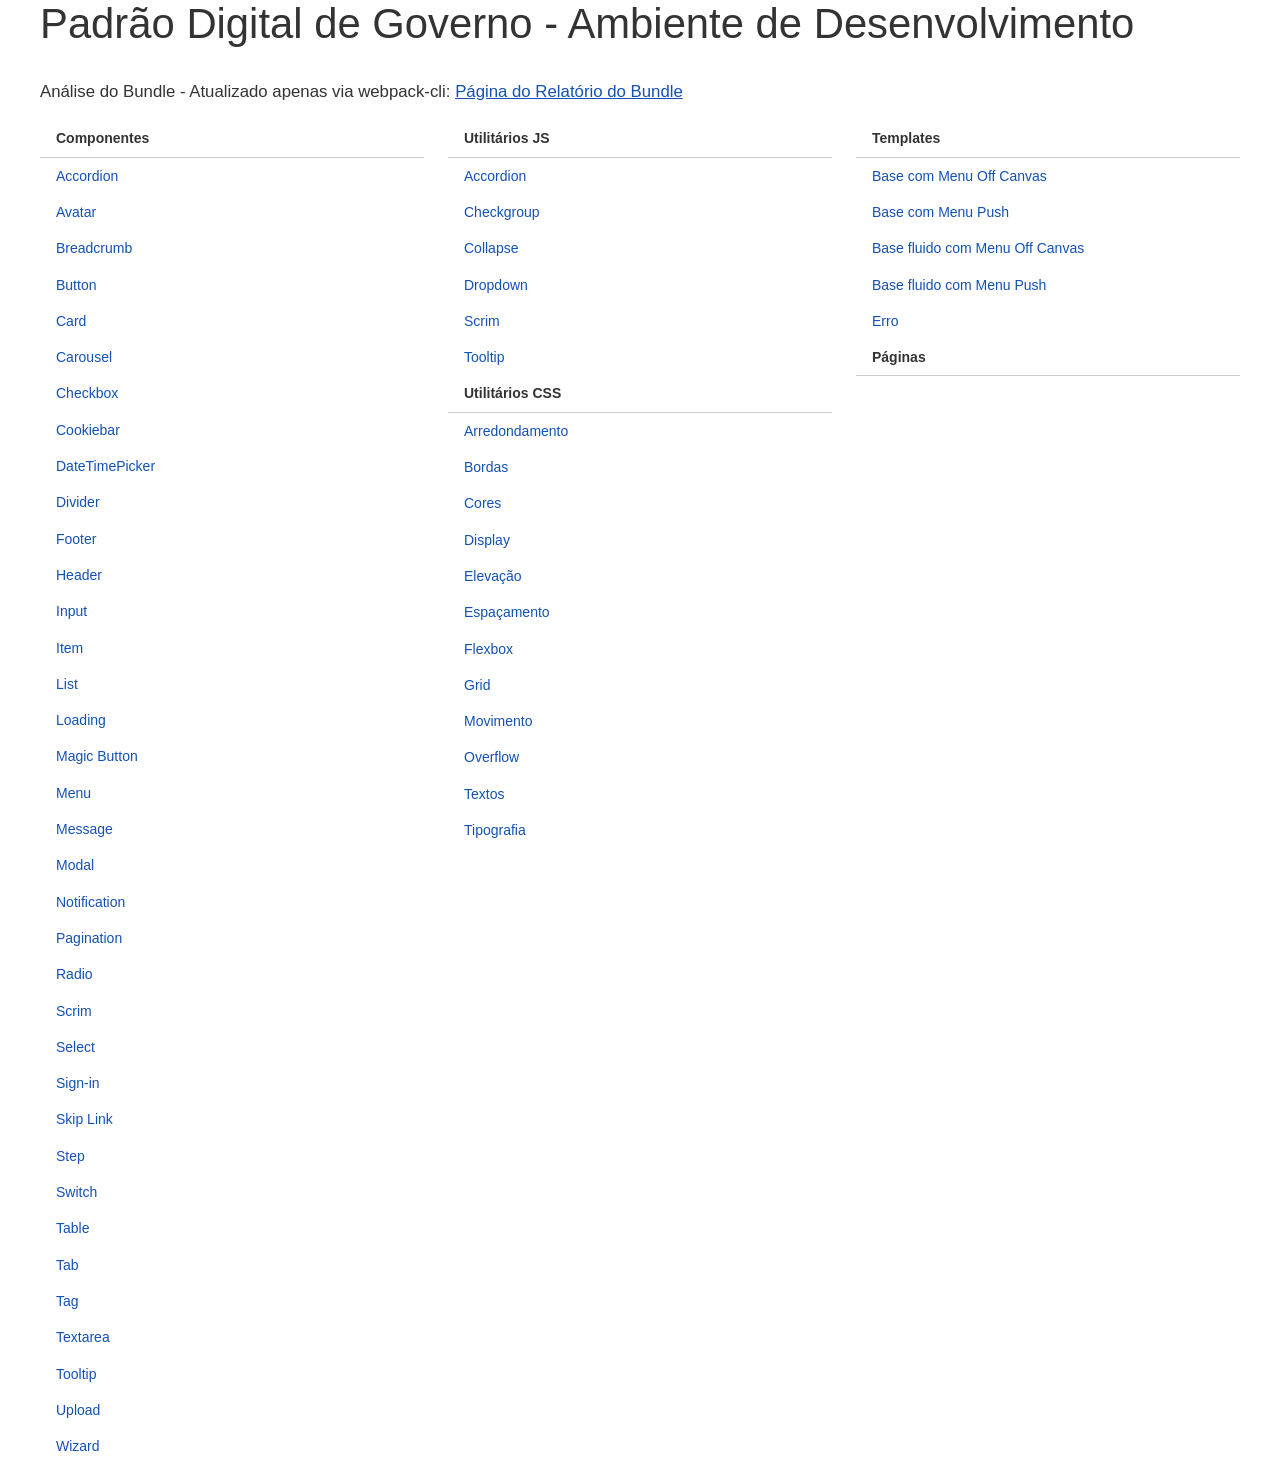
<file: src/html/bibliotecas/govbr-ds/index.html>
<!DOCTYPE html>
<html lang="pt-br">
	<head>
		<meta charset="UTF-8" />
		<meta name="viewport" content="width=device-width, initial-scale=1.0" />
		<title>Padrão Digital de Governo - Ambiente de Desenvolvimento</title>
		<link
			rel="stylesheet"
			href="https://cdngovbr-ds.estaleiro.serpro.gov.br/design-system/fonts/rawline/css/rawline.css"
		/>
		<link rel="stylesheet" href="core.css" />
	</head>

	<body>
		<div class="container-fluid">
			<header>
				<h1>Padrão Digital de Governo - Ambiente de Desenvolvimento</h1>
			</header>
			<section id="bundle-analysis" class="main-content">
				<p>
					<span>
						Análise do Bundle - Atualizado apenas via webpack-cli:
					</span>
					<a href="report.html">Página do Relatório do Bundle</a>
				</p>
			</section>
			<main>
				<div class="row">
					<section id="components" class="col-sm">
						<div class="br-list">
							<div class="header">
								<div class="title">Componentes</div>
							</div>
							<div class="br-divider"></div>
							<a
								class="br-item"
								href="components/accordion/examples.html"
								>Accordion</a
							>
							<a
								class="br-item"
								href="components/avatar/examples.html"
								>Avatar</a
							>
							<a
								class="br-item"
								href="components/breadcrumb/examples.html"
								>Breadcrumb</a
							>
							<a
								class="br-item"
								href="components/button/examples.html"
								>Button</a
							>
							<a
								class="br-item"
								href="components/card/examples.html"
								>Card</a
							>
							<a
								class="br-item"
								href="components/carousel/examples.html"
								>Carousel</a
							>
							<a
								class="br-item"
								href="components/checkbox/examples.html"
								>Checkbox</a
							>
							<a
								class="br-item"
								href="components/cookiebar/examples.html"
								>Cookiebar</a
							>
							<a
								class="br-item"
								href="components/datetimepicker/examples.html"
								>DateTimePicker</a
							>
							<a
								class="br-item"
								href="components/divider/examples.html"
								>Divider</a
							>
							<a
								class="br-item"
								href="components/footer/examples.html"
								>Footer</a
							>
							<a
								class="br-item"
								href="components/header/examples.html"
								>Header</a
							>
							<a
								class="br-item"
								href="components/input/examples.html"
								>Input</a
							>
							<a
								class="br-item"
								href="components/item/examples.html"
								>Item</a
							>
							<a
								class="br-item"
								href="components/list/examples.html"
								>List</a
							>
							<a
								class="br-item"
								href="components/loading/examples.html"
								>Loading</a
							>
							<a
								class="br-item"
								href="components/magicbutton/examples.html"
								>Magic Button</a
							>
							<a
								class="br-item"
								href="components/menu/examples.html"
								>Menu</a
							>
							<a
								class="br-item"
								href="components/message/examples.html"
								>Message</a
							>
							<a
								class="br-item"
								href="components/modal/examples.html"
								>Modal</a
							>
							<a
								class="br-item"
								href="components/notification/examples.html"
								>Notification</a
							>
							<a
								class="br-item"
								href="components/pagination/examples.html"
								>Pagination</a
							>
							<a
								class="br-item"
								href="components/radio/examples.html"
								>Radio</a
							>
							<a
								class="br-item"
								href="components/scrim/examples.html"
								>Scrim</a
							>
							<a
								class="br-item"
								href="components/select/examples.html"
								>Select</a
							>
							<a
								class="br-item"
								href="components/signin/examples.html"
								>Sign-in</a
							>
							<a
								class="br-item"
								href="components/skiplink/examples.html"
								>Skip Link</a
							>
							<a
								class="br-item"
								href="components/step/examples.html"
								>Step</a
							>
							<a
								class="br-item"
								href="components/switch/examples.html"
								>Switch</a
							>
							<a
								class="br-item"
								href="components/table/examples.html"
								>Table</a
							>
							<a
								class="br-item"
								href="components/tab/examples.html"
								>Tab</a
							>
							<a
								class="br-item"
								href="components/tag/examples.html"
								>Tag</a
							>
							<a
								class="br-item"
								href="components/textarea/examples.html"
								>Textarea</a
							>
							<a
								class="br-item"
								href="components/tooltip/examples.html"
								>Tooltip</a
							>
							<a
								class="br-item"
								href="components/upload/examples.html"
								>Upload</a
							>
							<a
								class="br-item"
								href="components/wizard/examples.html"
								>Wizard</a
							>
						</div>
					</section>
					<div class="col-sm">
						<section id="util">
							<div class="br-list">
								<div class="header">
									<div class="title">Utilitários JS</div>
								</div>
								<div class="br-divider"></div>
								<a
									class="br-item"
									href="util/accordion/examples.html"
									>Accordion</a
								>
								<a
									class="br-item"
									href="util/checkgroup/examples.html"
									>Checkgroup</a
								>
								<a
									class="br-item"
									href="util/collapse/examples.html"
									>Collapse</a
								>
								<a
									class="br-item"
									href="util/dropdown/examples.html"
									>Dropdown</a
								>
								<a
									class="br-item"
									href="util/scrim/examples.html"
									>Scrim</a
								>
								<a
									class="br-item"
									href="util/tooltip/examples.html"
									>Tooltip</a
								>
							</div>
						</section>
						<section id="utilities-css">
							<div class="br-list">
								<div class="header">
									<div class="title">Utilitários CSS</div>
								</div>
								<div class="br-divider"></div>
								<a
									class="br-item"
									href="util/arredondamento/examples.html"
									>Arredondamento</a
								>
								<a
									class="br-item"
									href="util/bordas/examples.html"
									>Bordas</a
								>
								<a
									class="br-item"
									href="util/cores/examples.html"
									>Cores</a
								>
								<a
									class="br-item"
									href="util/display/examples.html"
									>Display</a
								>
								<a
									class="br-item"
									href="util/elevacao/examples.html"
									>Elevação</a
								>
								<a
									class="br-item"
									href="util/espacamento/examples.html"
									>Espaçamento</a
								>
								<a
									class="br-item"
									href="util/flexbox/examples.html"
									>Flexbox</a
								>
								<a
									class="br-item"
									href="util/grid/examples.html"
									>Grid</a
								>
								<a
									class="br-item"
									href="util/movimento/examples.html"
									>Movimento</a
								>
								<a
									class="br-item"
									href="util/overflow/examples.html"
									>Overflow</a
								>
								<a
									class="br-item"
									href="util/textos/examples.html"
									>Textos</a
								>
								<a
									class="br-item"
									href="util/tipografia/examples.html"
									>Tipografia</a
								>
							</div>
						</section>
					</div>
					<div class="col-sm">
						<section id="templates">
							<div class="br-list">
								<div class="header">
									<div class="title">Templates</div>
								</div>
								<div class="br-divider"></div>

								<a
									href="templates/base/examples/base-offcanvas.html"
									class="br-item"
								>
									Base com Menu Off Canvas</a
								>
								<a
									href="templates/base/examples/base-push.html"
									class="br-item"
								>
									Base com Menu Push</a
								>
								<a
									href="templates/base/examples/fluid-offcanvas.html"
									class="br-item"
								>
									Base fluido com Menu Off Canvas</a
								>
								<a
									href="templates/base/examples/fluid-push.html"
									class="br-item"
								>
									Base fluido com Menu Push</a
								>
								<a
									class="br-item"
									href="templates/erro/erro.html"
									>Erro</a
								>
							</div>
						</section>
						<section id="pages">
							<div class="br-list">
								<div class="header">
									<div class="title">Páginas</div>
								</div>
								<div class="br-divider"></div>
							</div>
						</section>
					</div>
				</div>
			</main>
		</div>
	</body>
</html>
</file>
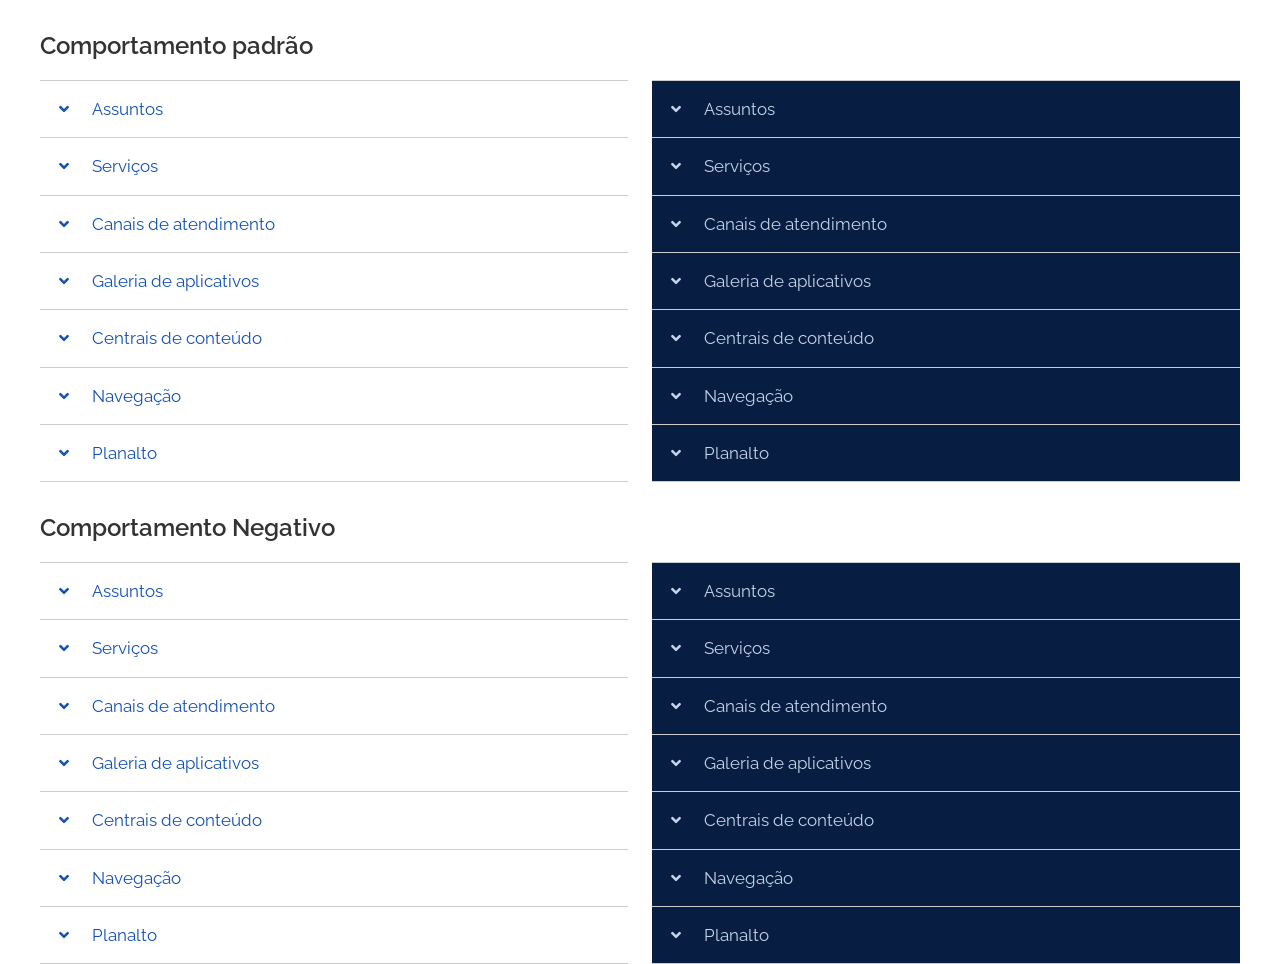
<file: src/html/bibliotecas/govbr-ds/components/accordion/examples.html>
<!DOCTYPE html>
<html lang="pt-BR">
  <head>
    <meta charset="UTF-8"/>
    <meta name="viewport" content="width=device-width, initial-scale=1.0"/>
    <meta http-equiv="X-UA-Compatible" content="ie=edge"/>
    <title>Accordion</title>
    <!-- Fonte Rawline-->
    <link rel="stylesheet" href="https://cdngovbr-ds.estaleiro.serpro.gov.br/design-system/fonts/rawline/css/rawline.css"/>
    <!-- Fonte Raleway-->
    <link rel="stylesheet" href="https://fonts.googleapis.com/css?family=Raleway:300,400,500,600,700,800,900&amp;display=swap"/>
    <!-- Design System de Governo-->
    <link rel="stylesheet" href="../../core.css"/>
    <!-- Fontawesome-->
    <link rel="stylesheet" href="https://cdnjs.cloudflare.com/ajax/libs/font-awesome/5.11.2/css/all.min.css"/>
  </head>
  <body>
    <div class="container-fluid">
      <p class="h4 mt-5">Comportamento padrão</p>
      <div class="row">
        <div class="col-md-6">
          <div class="br-accordion" id="accordion1">
            <div class="item">
              <button class="header" type="button" aria-controls="id9"><span class="icon"><i class="fas fa-angle-down" aria-hidden="true"></i></span><span class="title">Assuntos</span></button>
            </div>
            <div class="content" id="id9">Lorem ipsum dolor sit amet, consectetur adipisicing elit, sed do eiusmod tempor incididunt ut labore et dolore magna aliqua.
            </div>
            <div class="item">
              <button class="header" type="button" aria-controls="id10"><span class="icon"><i class="fas fa-angle-down" aria-hidden="true"></i></span><span class="title">Serviços</span></button>
            </div>
            <div class="content" id="id10">Lorem ipsum dolor sit amet, consectetur adipisicing elit, sed do eiusmod tempor incididunt ut labore et dolore magna aliqua.
            </div>
            <div class="item">
              <button class="header" type="button" aria-controls="id11"><span class="icon"><i class="fas fa-angle-down" aria-hidden="true"></i></span><span class="title">Canais de atendimento</span></button>
            </div>
            <div class="content" id="id11">Lorem ipsum dolor sit amet, consectetur adipisicing elit, sed do eiusmod tempor incididunt ut labore et dolore magna aliqua.
            </div>
            <div class="item">
              <button class="header" type="button" aria-controls="id12"><span class="icon"><i class="fas fa-angle-down" aria-hidden="true"></i></span><span class="title">Galeria de aplicativos</span></button>
            </div>
            <div class="content" id="id12">Lorem ipsum dolor sit amet, consectetur adipisicing elit, sed do eiusmod tempor incididunt ut labore et dolore magna aliqua.
            </div>
            <div class="item">
              <button class="header" type="button" aria-controls="id13"><span class="icon"><i class="fas fa-angle-down" aria-hidden="true"></i></span><span class="title">Centrais de conteúdo</span></button>
            </div>
            <div class="content" id="id13">Lorem ipsum dolor sit amet, consectetur adipisicing elit, sed do eiusmod tempor incididunt ut labore et dolore magna aliqua.
            </div>
            <div class="item">
              <button class="header" type="button" aria-controls="id14"><span class="icon"><i class="fas fa-angle-down" aria-hidden="true"></i></span><span class="title">Navegação</span></button>
            </div>
            <div class="content" id="id14">Lorem ipsum dolor sit amet, consectetur adipisicing elit, sed do eiusmod tempor incididunt ut labore et dolore magna aliqua.
            </div>
            <div class="item">
              <button class="header" type="button" aria-controls="id15"><span class="icon"><i class="fas fa-angle-down" aria-hidden="true"></i></span><span class="title">Planalto</span></button>
            </div>
            <div class="content" id="id15">Lorem ipsum dolor sit amet, consectetur adipisicing elit, sed do eiusmod tempor incididunt ut labore et dolore magna aliqua.
            </div>
          </div>
        </div>
        <div class="col-md-6 mt-3 mt-md-0">
          <div class="br-accordion" id="accordion2-negative" negative="negative">
            <div class="item">
              <button class="header" type="button" aria-controls="id16"><span class="icon"><i class="fas fa-angle-down" aria-hidden="true"></i></span><span class="title">Assuntos</span></button>
            </div>
            <div class="content" id="id16">Lorem ipsum dolor sit amet, consectetur adipisicing elit, sed do eiusmod tempor incididunt ut labore et dolore magna aliqua.
            </div>
            <div class="item">
              <button class="header" type="button" aria-controls="id17"><span class="icon"><i class="fas fa-angle-down" aria-hidden="true"></i></span><span class="title">Serviços</span></button>
            </div>
            <div class="content" id="id17">Lorem ipsum dolor sit amet, consectetur adipisicing elit, sed do eiusmod tempor incididunt ut labore et dolore magna aliqua.
            </div>
            <div class="item">
              <button class="header" type="button" aria-controls="id18"><span class="icon"><i class="fas fa-angle-down" aria-hidden="true"></i></span><span class="title">Canais de atendimento</span></button>
            </div>
            <div class="content" id="id18">Lorem ipsum dolor sit amet, consectetur adipisicing elit, sed do eiusmod tempor incididunt ut labore et dolore magna aliqua.
            </div>
            <div class="item">
              <button class="header" type="button" aria-controls="id19"><span class="icon"><i class="fas fa-angle-down" aria-hidden="true"></i></span><span class="title">Galeria de aplicativos</span></button>
            </div>
            <div class="content" id="id19">Lorem ipsum dolor sit amet, consectetur adipisicing elit, sed do eiusmod tempor incididunt ut labore et dolore magna aliqua.
            </div>
            <div class="item">
              <button class="header" type="button" aria-controls="id20"><span class="icon"><i class="fas fa-angle-down" aria-hidden="true"></i></span><span class="title">Centrais de conteúdo</span></button>
            </div>
            <div class="content" id="id20">Lorem ipsum dolor sit amet, consectetur adipisicing elit, sed do eiusmod tempor incididunt ut labore et dolore magna aliqua.
            </div>
            <div class="item">
              <button class="header" type="button" aria-controls="id21"><span class="icon"><i class="fas fa-angle-down" aria-hidden="true"></i></span><span class="title">Navegação</span></button>
            </div>
            <div class="content" id="id21">Lorem ipsum dolor sit amet, consectetur adipisicing elit, sed do eiusmod tempor incididunt ut labore et dolore magna aliqua.
            </div>
            <div class="item">
              <button class="header" type="button" aria-controls="id22"><span class="icon"><i class="fas fa-angle-down" aria-hidden="true"></i></span><span class="title">Planalto</span></button>
            </div>
            <div class="content" id="id22">Lorem ipsum dolor sit amet, consectetur adipisicing elit, sed do eiusmod tempor incididunt ut labore et dolore magna aliqua.
            </div>
          </div>
        </div>
      </div>
      <p class="h4 mt-5">Comportamento Negativo</p>
      <div class="row">
        <div class="col-md-6">
          <div class="br-accordion" id="accordion4-negative" single="single">
            <div class="item">
              <button class="header" type="button" aria-controls="idsn30"><span class="icon"><i class="fas fa-angle-down" aria-hidden="true"></i></span><span class="title">Assuntos</span></button>
            </div>
            <div class="content" id="idsn30">Lorem ipsum dolor sit amet, consectetur adipisicing elit, sed do eiusmod tempor incididunt ut labore et dolore magna aliqua.
            </div>
            <div class="item">
              <button class="header" type="button" aria-controls="idsn31"><span class="icon"><i class="fas fa-angle-down" aria-hidden="true"></i></span><span class="title">Serviços</span></button>
            </div>
            <div class="content" id="idsn31">Lorem ipsum dolor sit amet, consectetur adipisicing elit, sed do eiusmod tempor incididunt ut labore et dolore magna aliqua.
            </div>
            <div class="item">
              <button class="header" type="button" aria-controls="idsn32"><span class="icon"><i class="fas fa-angle-down" aria-hidden="true"></i></span><span class="title">Canais de atendimento</span></button>
            </div>
            <div class="content" id="idsn32">Lorem ipsum dolor sit amet, consectetur adipisicing elit, sed do eiusmod tempor incididunt ut labore et dolore magna aliqua.
            </div>
            <div class="item">
              <button class="header" type="button" aria-controls="idsn33"><span class="icon"><i class="fas fa-angle-down" aria-hidden="true"></i></span><span class="title">Galeria de aplicativos</span></button>
            </div>
            <div class="content" id="idsn33">Lorem ipsum dolor sit amet, consectetur adipisicing elit, sed do eiusmod tempor incididunt ut labore et dolore magna aliqua.
            </div>
            <div class="item">
              <button class="header" type="button" aria-controls="idsn34"><span class="icon"><i class="fas fa-angle-down" aria-hidden="true"></i></span><span class="title">Centrais de conteúdo</span></button>
            </div>
            <div class="content" id="idsn34">Lorem ipsum dolor sit amet, consectetur adipisicing elit, sed do eiusmod tempor incididunt ut labore et dolore magna aliqua.
            </div>
            <div class="item">
              <button class="header" type="button" aria-controls="idsn35"><span class="icon"><i class="fas fa-angle-down" aria-hidden="true"></i></span><span class="title">Navegação</span></button>
            </div>
            <div class="content" id="idsn35">Lorem ipsum dolor sit amet, consectetur adipisicing elit, sed do eiusmod tempor incididunt ut labore et dolore magna aliqua.
            </div>
            <div class="item">
              <button class="header" type="button" aria-controls="idsn36"><span class="icon"><i class="fas fa-angle-down" aria-hidden="true"></i></span><span class="title">Planalto</span></button>
            </div>
            <div class="content" id="idsn36">Lorem ipsum dolor sit amet, consectetur adipisicing elit, sed do eiusmod tempor incididunt ut labore et dolore magna aliqua.
            </div>
          </div>
        </div>
        <div class="col-md-6 mt-3 mt-md-0">
          <div class="br-accordion" id="accordion3" single="single" negative="negative">
            <div class="item">
              <button class="header" type="button" aria-controls="ids23"><span class="icon"><i class="fas fa-angle-down" aria-hidden="true"></i></span><span class="title">Assuntos</span></button>
            </div>
            <div class="content" id="ids23">Lorem ipsum dolor sit amet, consectetur adipisicing elit, sed do eiusmod tempor incididunt ut labore et dolore magna aliqua.
            </div>
            <div class="item">
              <button class="header" type="button" aria-controls="ids24"><span class="icon"><i class="fas fa-angle-down" aria-hidden="true"></i></span><span class="title">Serviços</span></button>
            </div>
            <div class="content" id="ids24">Lorem ipsum dolor sit amet, consectetur adipisicing elit, sed do eiusmod tempor incididunt ut labore et dolore magna aliqua.
            </div>
            <div class="item">
              <button class="header" type="button" aria-controls="ids25"><span class="icon"><i class="fas fa-angle-down" aria-hidden="true"></i></span><span class="title">Canais de atendimento</span></button>
            </div>
            <div class="content" id="ids25">Lorem ipsum dolor sit amet, consectetur adipisicing elit, sed do eiusmod tempor incididunt ut labore et dolore magna aliqua.
            </div>
            <div class="item">
              <button class="header" type="button" aria-controls="ids26"><span class="icon"><i class="fas fa-angle-down" aria-hidden="true"></i></span><span class="title">Galeria de aplicativos</span></button>
            </div>
            <div class="content" id="ids26">Lorem ipsum dolor sit amet, consectetur adipisicing elit, sed do eiusmod tempor incididunt ut labore et dolore magna aliqua.
            </div>
            <div class="item">
              <button class="header" type="button" aria-controls="ids27"><span class="icon"><i class="fas fa-angle-down" aria-hidden="true"></i></span><span class="title">Centrais de conteúdo</span></button>
            </div>
            <div class="content" id="ids27">Lorem ipsum dolor sit amet, consectetur adipisicing elit, sed do eiusmod tempor incididunt ut labore et dolore magna aliqua.
            </div>
            <div class="item">
              <button class="header" type="button" aria-controls="ids28"><span class="icon"><i class="fas fa-angle-down" aria-hidden="true"></i></span><span class="title">Navegação</span></button>
            </div>
            <div class="content" id="ids28">Lorem ipsum dolor sit amet, consectetur adipisicing elit, sed do eiusmod tempor incididunt ut labore et dolore magna aliqua.
            </div>
            <div class="item">
              <button class="header" type="button" aria-controls="ids29"><span class="icon"><i class="fas fa-angle-down" aria-hidden="true"></i></span><span class="title">Planalto</span></button>
            </div>
            <div class="content" id="ids29">Lorem ipsum dolor sit amet, consectetur adipisicing elit, sed do eiusmod tempor incididunt ut labore et dolore magna aliqua.
            </div>
          </div>
        </div>
      </div>
    </div>
    <script src="../../core-init.js"></script>
  </body>
</html>
</file>
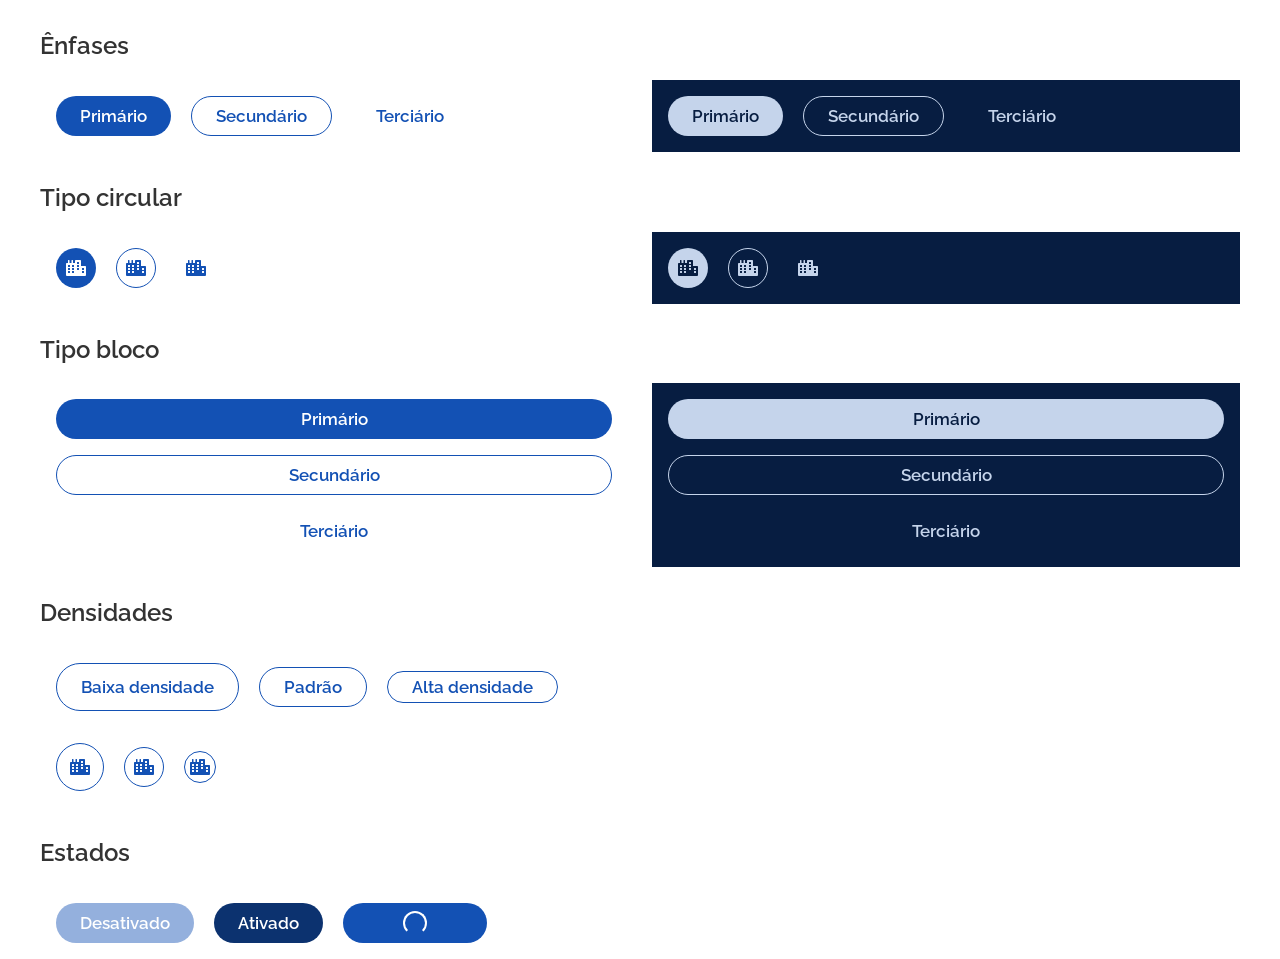
<file: src/html/bibliotecas/govbr-ds/components/button/examples.html>
<!DOCTYPE html>
<html lang="pt-BR">
  <head>
    <meta charset="UTF-8"/>
    <meta name="viewport" content="width=device-width, initial-scale=1.0"/>
    <meta http-equiv="X-UA-Compatible" content="ie=edge"/>
    <title>Botão</title>
    <!-- Fonte Rawline-->
    <link rel="stylesheet" href="https://cdngovbr-ds.estaleiro.serpro.gov.br/design-system/fonts/rawline/css/rawline.css"/>
    <!-- Fonte Raleway-->
    <link rel="stylesheet" href="https://fonts.googleapis.com/css?family=Raleway:300,400,500,600,700,800,900&amp;display=swap"/>
    <!-- Design System de Governo-->
    <link rel="stylesheet" href="../../core.css"/>
    <!-- Fontawesome-->
    <link rel="stylesheet" href="https://cdnjs.cloudflare.com/ajax/libs/font-awesome/5.11.2/css/all.min.css"/>
  </head>
  <body>
    <div class="container-fluid">
      <p class="h4 mt-5">Ênfases</p>
      <div class="row">
        <div class="col-md">
          <div class="p-3">
            <button class="br-button primary mr-3" type="button">Primário
            </button>
            <button class="br-button secondary mr-3" type="button">Secundário
            </button>
            <button class="br-button" type="button">Terciário
            </button>
          </div>
        </div>
        <div class="col-md">
          <div class="p-3 bg-blue-warm-vivid-90">
            <button class="br-button primary dark-mode mr-3" type="button">Primário
            </button>
            <button class="br-button secondary dark-mode mr-3" type="button">Secundário
            </button>
            <button class="br-button dark-mode" type="button">Terciário
            </button>
          </div>
        </div>
      </div>
      <p class="h4 mt-5">Tipo circular</p>
      <div class="row">
        <div class="col-md">
          <div class="p-3">
            <button class="br-button circle primary mr-3" type="button" aria-label="Ícone ilustrativo"><i class="fas fa-city" aria-hidden="true"></i>
            </button>
            <button class="br-button circle secondary mr-3" type="button" aria-label="Ícone ilustrativo"><i class="fas fa-city" aria-hidden="true"></i>
            </button>
            <button class="br-button circle" type="button" aria-label="Ícone ilustrativo"><i class="fas fa-city" aria-hidden="true"></i>
            </button>
          </div>
        </div>
        <div class="col-md">
          <div class="p-3 bg-blue-warm-vivid-90">
            <button class="br-button circle primary dark-mode mr-3" type="button" aria-label="Ícone ilustrativo"><i class="fas fa-city" aria-hidden="true"></i>
            </button>
            <button class="br-button circle secondary dark-mode mr-3" type="button" aria-label="Ícone ilustrativo"><i class="fas fa-city" aria-hidden="true"></i>
            </button>
            <button class="br-button circle dark-mode" type="button" aria-label="Ícone ilustrativo"><i class="fas fa-city" aria-hidden="true"></i>
            </button>
          </div>
        </div>
      </div>
      <p class="h4 mt-5">Tipo bloco</p>
      <div class="row">
        <div class="col-md">
          <div class="p-3">
            <button class="br-button block primary mb-3" type="button">Primário
            </button>
            <button class="br-button block secondary mb-3" type="button">Secundário
            </button>
            <button class="br-button block" type="button">Terciário
            </button>
          </div>
        </div>
        <div class="col-md">
          <div class="p-3 bg-blue-warm-vivid-90">
            <button class="br-button block primary dark-mode mb-3" type="button">Primário
            </button>
            <button class="br-button block secondary dark-mode mb-3" type="button">Secundário
            </button>
            <button class="br-button block dark-mode" type="button">Terciário
            </button>
          </div>
        </div>
      </div>
      <p class="h4 mt-5">Densidades</p>
      <div class="p-3">
        <button class="br-button secondary large mr-3" type="button">Baixa densidade
        </button>
        <button class="br-button secondary mr-3" type="button">Padrão
        </button>
        <button class="br-button secondary small" type="button">Alta densidade
        </button>
      </div>
      <div class="p-3">
        <button class="br-button circle secondary large mr-3" type="button" aria-label="Ícone ilustrativo"><i class="fas fa-city" aria-hidden="true"></i>
        </button>
        <button class="br-button circle secondary mr-3" type="button" aria-label="Ícone ilustrativo"><i class="fas fa-city" aria-hidden="true"></i>
        </button>
        <button class="br-button circle secondary small" type="button" aria-label="Ícone ilustrativo"><i class="fas fa-city" aria-hidden="true"></i>
        </button>
      </div>
      <p class="h4 mt-5">Estados</p>
      <div class="p-3">
        <button class="br-button primary mr-3" type="button" disabled="disabled">Desativado
        </button>
        <button class="br-button primary active mr-3" type="button">Ativado
        </button>
        <button class="br-button primary loading" type="button">Carregando
        </button>
      </div>
    </div>
    <script src="../../core-init.js"></script>
  </body>
</html>
</file>
